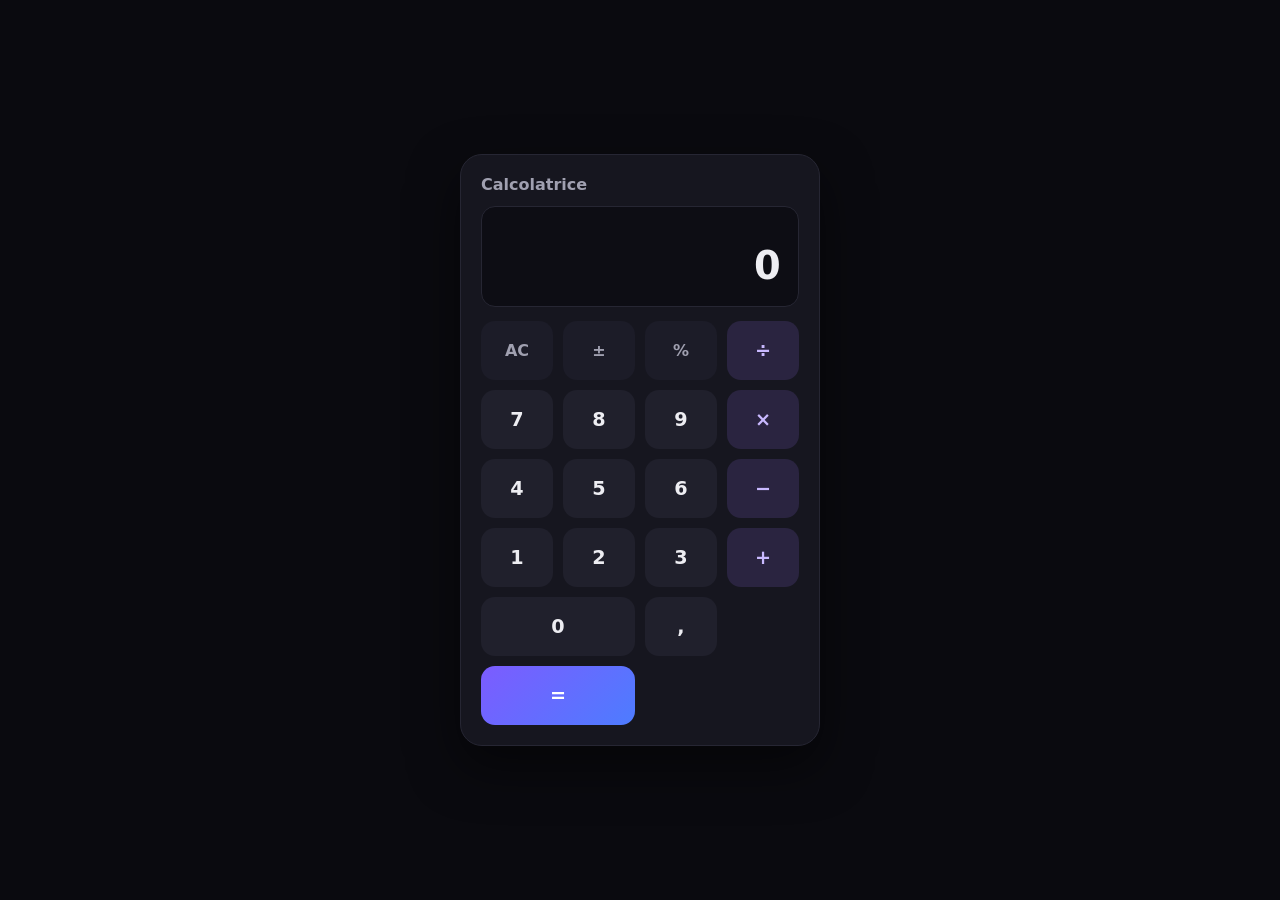
<file: templates/calculator/index.html>
<!DOCTYPE html>
<html lang="it">
<head>
<meta charset="UTF-8">
<meta name="viewport" content="width=device-width, initial-scale=1.0">
<meta name="theme-color" content="#7c5cff">
<title>Calcolatrice</title>
<link rel="icon" href="data:image/svg+xml,%3Csvg xmlns='http://www.w3.org/2000/svg' viewBox='0 0 64 64'%3E%3Crect width='64' height='64' rx='14' fill='%237c5cff'/%3E%3Ctext x='32' y='44' font-size='34' font-weight='700' fill='white' text-anchor='middle' font-family='system-ui'%3E🧮%3C/text%3E%3C/svg%3E">
<style>
  :root { color-scheme: dark; --bg:#0a0a0f; --pan:#16161f; --bordo:#262633; --txt:#ededf2; --soft:#a0a0b0; --acc:#7c5cff; }
  * { box-sizing: border-box; margin: 0; }
  body { font-family: system-ui, sans-serif; background: var(--bg); color: var(--txt);
    min-height: 100dvh; display: grid; place-items: center; padding: 16px; }
  .calc { width: min(360px, 100%); background: var(--pan); border: 1px solid var(--bordo);
    border-radius: 22px; padding: 20px; box-shadow: 0 20px 50px rgba(0,0,0,.5); }
  h1 { font-size: 1rem; color: var(--soft); font-weight: 600; margin-bottom: 12px; }
  .display { background: #0d0d14; border: 1px solid var(--bordo); border-radius: 14px;
    padding: 18px; text-align: right; margin-bottom: 14px; }
  .operazione { color: var(--soft); font-size: .9rem; min-height: 1.2em; overflow: hidden; }
  .risultato { font-size: 2.4rem; font-weight: 700; letter-spacing: -.02em; overflow-x: auto; }
  .tasti { display: grid; grid-template-columns: repeat(4, 1fr); gap: 10px; }
  button { font: inherit; cursor: pointer; border: none; border-radius: 14px; padding: 18px 0;
    font-size: 1.2rem; font-weight: 600; color: var(--txt); background: #20202c;
    transition: transform .08s, filter .15s; }
  button:hover { filter: brightness(1.2); }
  button:active { transform: scale(.95); }
  button:focus-visible { outline: 2px solid var(--acc); outline-offset: 2px; }
  .op { background: #2a2440; color: #c9b9ff; }
  .uguale { background: linear-gradient(135deg,#7c5cff,#4d7cff); color: #fff; grid-column: span 2; }
  .funz { background: #1c1c28; color: var(--soft); font-size: 1rem; }
</style>
</head>
<body>
  <main class="calc">
    <h1>Calcolatrice</h1>
    <div class="display">
      <div class="operazione" id="operazione" aria-hidden="true"></div>
      <output class="risultato" id="risultato" aria-live="polite">0</output>
    </div>
    <div class="tasti">
      <button class="funz" data-azione="clear">AC</button>
      <button class="funz" data-azione="segno">±</button>
      <button class="funz" data-azione="percento">%</button>
      <button class="op" data-op="/">÷</button>

      <button data-num="7">7</button>
      <button data-num="8">8</button>
      <button data-num="9">9</button>
      <button class="op" data-op="*">×</button>

      <button data-num="4">4</button>
      <button data-num="5">5</button>
      <button data-num="6">6</button>
      <button class="op" data-op="-">−</button>

      <button data-num="1">1</button>
      <button data-num="2">2</button>
      <button data-num="3">3</button>
      <button class="op" data-op="+">+</button>

      <button data-num="0" style="grid-column: span 2">0</button>
      <button data-num=".">,</button>
      <button class="uguale" data-azione="uguale">=</button>
    </div>
  </main>

<script>
  // Stato della calcolatrice.
  let corrente = '0', precedente = null, operatore = null, azzeraAllaCifra = false;
  const elRis = document.getElementById('risultato');
  const elOp = document.getElementById('operazione');

  const formatta = (n) => {
    const num = Number(n);
    if (!isFinite(num)) return 'Errore';
    return num.toLocaleString('it-IT', { maximumFractionDigits: 8 });
  };
  const aggiorna = () => {
    elRis.textContent = corrente === '' ? '0' : formatta(corrente.replace(',', '.')) ;
    elOp.textContent = precedente !== null ? `${formatta(precedente)} ${simbolo(operatore)}` : '';
  };
  const simbolo = (o) => ({ '+':'+','-':'−','*':'×','/':'÷' })[o] || '';

  function inserisciCifra(c) {
    if (azzeraAllaCifra) { corrente = ''; azzeraAllaCifra = false; }
    if (c === '.' && corrente.includes('.')) return;
    if (corrente === '0' && c !== '.') corrente = '';
    corrente += c;
    aggiorna();
  }
  function calcola() {
    const a = parseFloat(precedente), b = parseFloat(corrente.replace(',', '.'));
    let r = b;
    if (operatore === '+') r = a + b;
    if (operatore === '-') r = a - b;
    if (operatore === '*') r = a * b;
    if (operatore === '/') r = b === 0 ? NaN : a / b;
    return r;
  }
  function impostaOperatore(op) {
    if (operatore && !azzeraAllaCifra) { precedente = calcola(); }
    else { precedente = parseFloat(corrente.replace(',', '.')); }
    operatore = op; azzeraAllaCifra = true; aggiorna();
  }

  document.querySelector('.tasti').addEventListener('click', (e) => {
    const b = e.target.closest('button'); if (!b) return;
    if (b.dataset.num !== undefined) return inserisciCifra(b.dataset.num);
    if (b.dataset.op) return impostaOperatore(b.dataset.op);
    const az = b.dataset.azione;
    if (az === 'clear') { corrente = '0'; precedente = null; operatore = null; }
    if (az === 'segno') { corrente = String(parseFloat(corrente.replace(',', '.')) * -1); }
    if (az === 'percento') { corrente = String(parseFloat(corrente.replace(',', '.')) / 100); }
    if (az === 'uguale' && operatore !== null) {
      corrente = String(calcola()); precedente = null; operatore = null; azzeraAllaCifra = true;
    }
    aggiorna();
  });

  // Supporto tastiera.
  window.addEventListener('keydown', (e) => {
    if (/[0-9]/.test(e.key)) inserisciCifra(e.key);
    else if (e.key === '.' || e.key === ',') inserisciCifra('.');
    else if (['+','-','*','/'].includes(e.key)) impostaOperatore(e.key);
    else if (e.key === 'Enter' || e.key === '=') { if (operatore) { corrente = String(calcola()); precedente = null; operatore = null; azzeraAllaCifra = true; aggiorna(); } }
    else if (e.key === 'Escape') { corrente = '0'; precedente = null; operatore = null; aggiorna(); }
    else if (e.key === 'Backspace') { corrente = corrente.slice(0, -1) || '0'; aggiorna(); }
  });

  aggiorna();
</script>
</body>
</html>
</file>
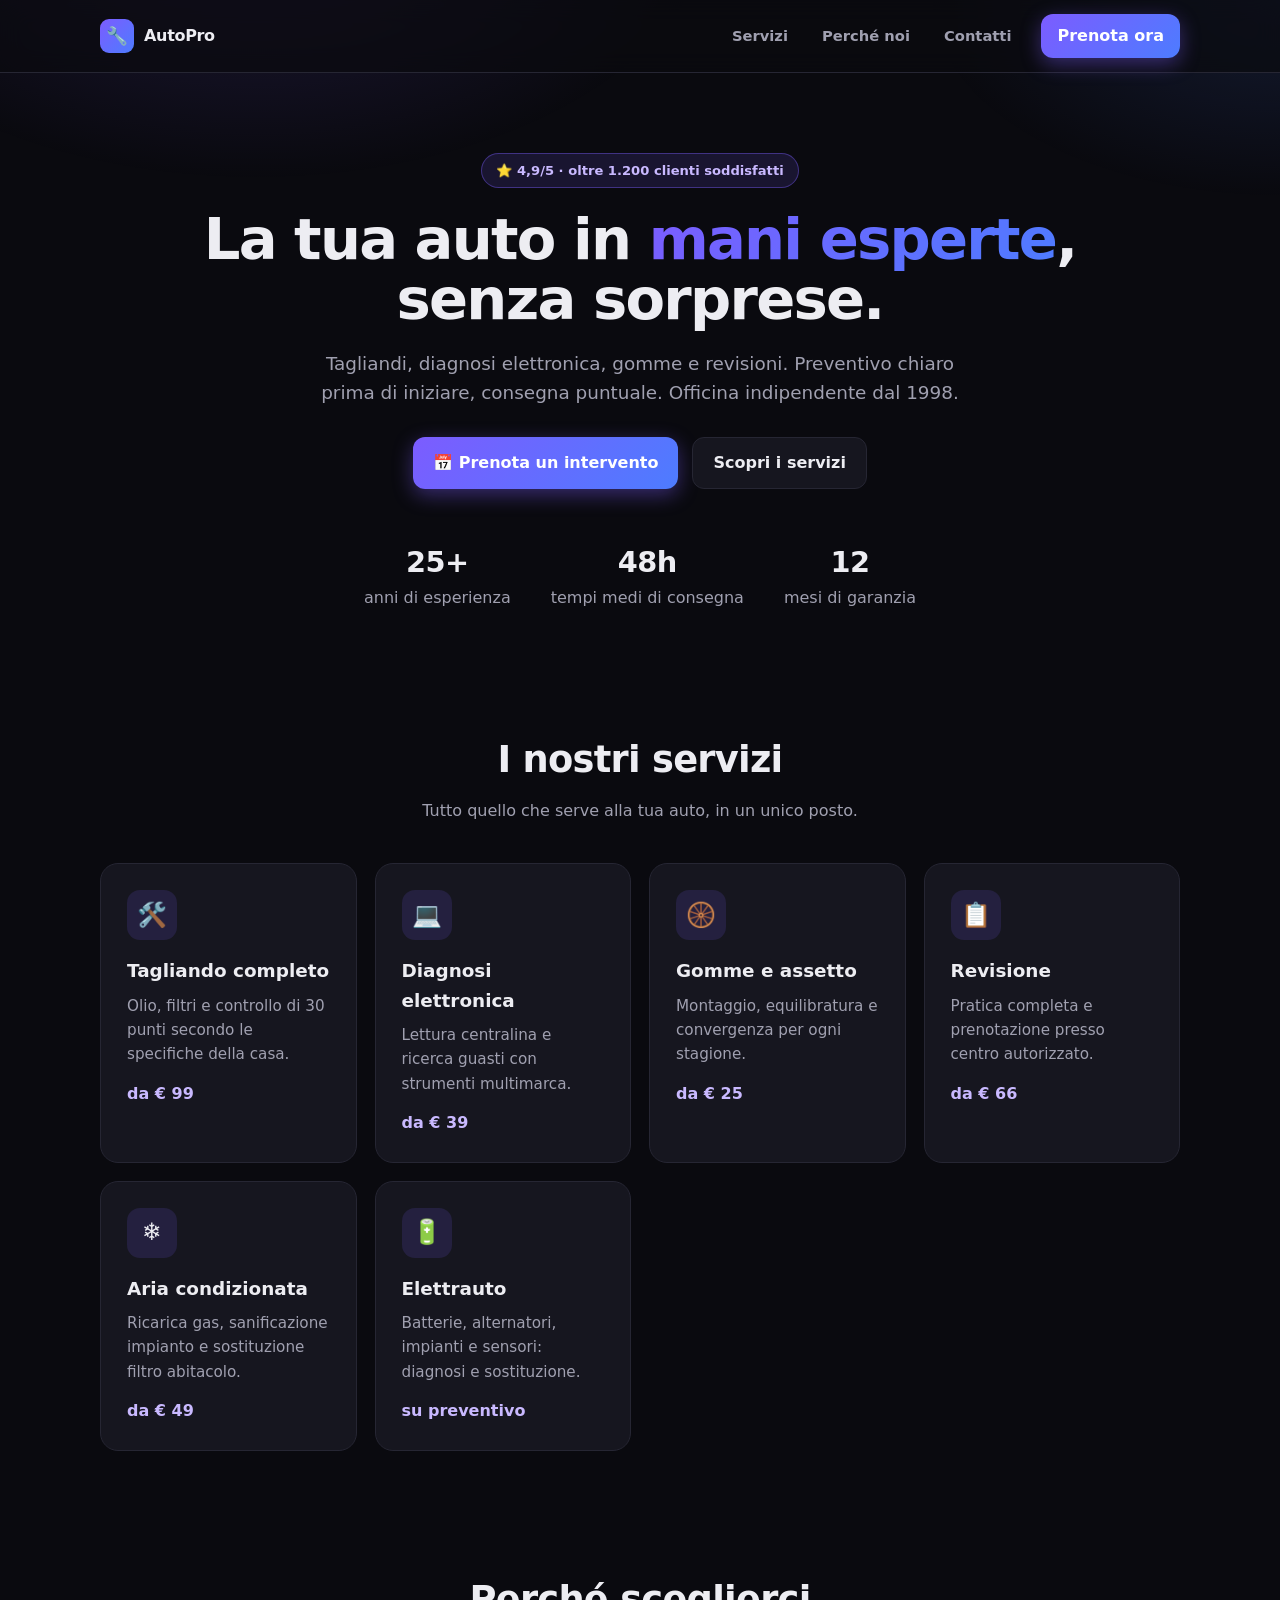
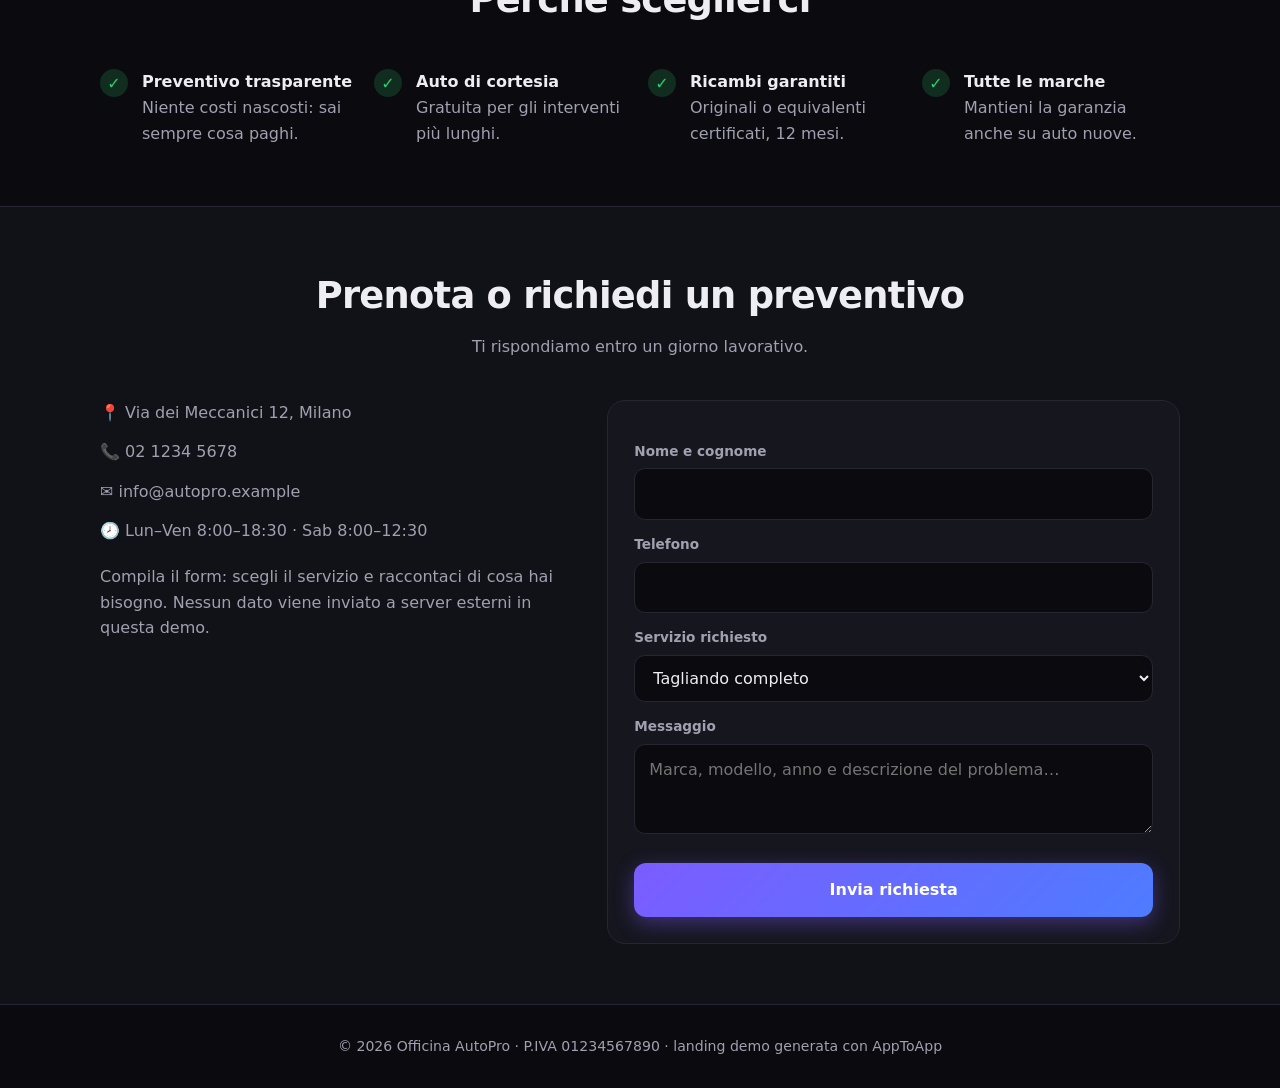
<file: templates/landing-page/index.html>
<!DOCTYPE html>
<html lang="it">
<head>
<meta charset="UTF-8">
<meta name="viewport" content="width=device-width, initial-scale=1.0">
<meta name="description" content="Officina AutoPro: tagliandi, diagnosi elettronica, gomme e revisioni. Prenota online.">
<meta name="theme-color" content="#7c5cff">
<title>Officina AutoPro · meccanica di fiducia</title>
<link rel="icon" href="data:image/svg+xml,%3Csvg xmlns='http://www.w3.org/2000/svg' viewBox='0 0 64 64'%3E%3Crect width='64' height='64' rx='14' fill='%237c5cff'/%3E%3Ctext x='32' y='44' font-size='34' font-weight='700' fill='white' text-anchor='middle' font-family='system-ui'%3E🔧%3C/text%3E%3C/svg%3E">
<style>
  :root { color-scheme: dark; --bg:#0a0a0f; --bg2:#111118; --pan:#16161f; --bordo:#262633;
    --txt:#ededf2; --soft:#a0a0b0; --acc:#7c5cff; --acc2:#4d7cff; --ok:#2ecc71;
    --grad:linear-gradient(135deg,#7c5cff,#4d7cff); }
  * { box-sizing: border-box; margin: 0; }
  html { scroll-behavior: smooth; }
  body { font-family: system-ui, -apple-system, sans-serif; background: var(--bg); color: var(--txt); line-height: 1.6; }
  body::before { content:""; position: fixed; inset: 0; z-index:-1; pointer-events:none;
    background: radial-gradient(60vw 50vh at 20% -10%, rgba(124,92,255,.18), transparent 60%),
                radial-gradient(50vw 40vh at 100% 0, rgba(77,124,255,.14), transparent 55%); }
  a { color: inherit; text-decoration: none; }
  img, svg { display: block; max-width: 100%; }
  :focus-visible { outline: 2px solid var(--acc); outline-offset: 3px; border-radius: 6px; }
  .wrap { width: min(1080px, 92%); margin: 0 auto; }

  /* Nav */
  header.nav { position: sticky; top: 0; z-index: 20; backdrop-filter: blur(12px);
    background: rgba(10,10,15,.7); border-bottom: 1px solid var(--bordo); }
  .nav .wrap { display: flex; align-items: center; gap: 16px; padding: 14px 0; }
  .logo { display: flex; align-items: center; gap: 10px; font-weight: 800; letter-spacing: -.02em; }
  .logo .b { width: 34px; height: 34px; border-radius: 9px; background: var(--grad);
    display: grid; place-items: center; font-size: 1.1rem; }
  nav.menu { margin-left: auto; display: flex; gap: 6px; }
  nav.menu a { padding: 8px 14px; border-radius: 9px; color: var(--soft); font-weight: 600; font-size: .92rem; }
  nav.menu a:hover { color: var(--txt); background: var(--pan); }
  .btn { display: inline-flex; align-items: center; gap: 8px; border: 1px solid var(--bordo);
    background: var(--pan); color: var(--txt); padding: 12px 20px; border-radius: 12px;
    font-weight: 700; cursor: pointer; font: inherit; font-weight: 700; transition: .15s; }
  .btn:hover { transform: translateY(-1px); border-color: var(--acc); }
  .btn-primario { background: var(--grad); border: none; color: #fff; box-shadow: 0 6px 20px rgba(124,92,255,.4); }
  .nav .btn { padding: 9px 16px; }

  /* Hero */
  .hero { padding: 80px 0 60px; text-align: center; }
  .pill { display: inline-flex; gap: 8px; align-items: center; font-size: .82rem; font-weight: 700;
    padding: 6px 14px; border-radius: 999px; background: rgba(124,92,255,.14);
    border: 1px solid rgba(124,92,255,.4); color: #c9b9ff; margin-bottom: 22px; }
  .hero h1 { font-size: clamp(2.2rem, 6vw, 3.6rem); font-weight: 800; letter-spacing: -.03em; line-height: 1.05; }
  .hero h1 .g { background: var(--grad); -webkit-background-clip: text; background-clip: text; -webkit-text-fill-color: transparent; }
  .hero p { color: var(--soft); font-size: 1.15rem; max-width: 56ch; margin: 18px auto 30px; }
  .hero .cta { display: flex; gap: 14px; justify-content: center; flex-wrap: wrap; }
  .stat-bar { display: flex; gap: 40px; justify-content: center; flex-wrap: wrap; margin-top: 50px; color: var(--soft); }
  .stat-bar b { display: block; font-size: 1.8rem; color: var(--txt); font-weight: 800; letter-spacing: -.02em; }

  /* Sezioni */
  section { padding: 60px 0; }
  .titolo-sez { text-align: center; margin-bottom: 40px; }
  .titolo-sez h2 { font-size: clamp(1.6rem, 4vw, 2.3rem); font-weight: 800; letter-spacing: -.02em; }
  .titolo-sez p { color: var(--soft); margin-top: 8px; }

  .servizi { display: grid; gap: 18px; grid-template-columns: repeat(auto-fit, minmax(240px, 1fr)); }
  .card { background: var(--pan); border: 1px solid var(--bordo); border-radius: 18px; padding: 26px; transition: .2s; }
  .card:hover { transform: translateY(-4px); border-color: var(--acc); }
  .card .ico { width: 50px; height: 50px; border-radius: 13px; background: rgba(124,92,255,.14);
    display: grid; place-items: center; font-size: 1.5rem; margin-bottom: 16px; }
  .card h3 { font-size: 1.15rem; margin-bottom: 8px; }
  .card p { color: var(--soft); font-size: .95rem; }
  .card .prezzo { margin-top: 14px; font-weight: 800; color: #c9b9ff; }

  .vantaggi { display: grid; gap: 16px; grid-template-columns: repeat(auto-fit, minmax(220px, 1fr)); }
  .vantaggio { display: flex; gap: 14px; align-items: flex-start; }
  .vantaggio .v { flex-shrink: 0; width: 28px; height: 28px; border-radius: 50%; background: rgba(46,204,113,.18);
    color: var(--ok); display: grid; place-items: center; font-weight: 800; }

  /* Form contatti */
  .contatti { background: var(--bg2); border-top: 1px solid var(--bordo); border-bottom: 1px solid var(--bordo); }
  .form-grid { display: grid; gap: 30px; grid-template-columns: 1fr; }
  @media (min-width: 820px) { .form-grid { grid-template-columns: 1fr 1.2fr; align-items: start; } }
  .info-contatto p { color: var(--soft); margin-bottom: 14px; display: flex; gap: 10px; align-items: center; }
  form { background: var(--pan); border: 1px solid var(--bordo); border-radius: 18px; padding: 26px; }
  label { display: block; font-size: .85rem; font-weight: 600; color: var(--soft); margin: 14px 0 6px; }
  input, textarea, select { width: 100%; background: var(--bg); border: 1px solid var(--bordo);
    border-radius: 11px; color: var(--txt); padding: 12px 14px; font: inherit; }
  input:focus, textarea:focus, select:focus { outline: none; border-color: var(--acc); box-shadow: 0 0 0 3px rgba(124,92,255,.2); }
  textarea { resize: vertical; min-height: 90px; }
  form .btn-primario { width: 100%; justify-content: center; margin-top: 22px; padding: 14px; }
  .esito { margin-top: 16px; padding: 14px; border-radius: 11px; background: rgba(46,204,113,.12);
    border: 1px solid rgba(46,204,113,.4); color: #b8f0ce; font-size: .92rem; display: none; }
  .esito.mostra { display: block; }

  footer.pie { padding: 30px 0; text-align: center; color: var(--soft); font-size: .88rem; }
</style>
</head>
<body>

  <header class="nav">
    <div class="wrap">
      <a class="logo" href="#top"><span class="b">🔧</span> AutoPro</a>
      <nav class="menu" aria-label="Sezioni">
        <a href="#servizi">Servizi</a>
        <a href="#perche">Perché noi</a>
        <a href="#contatti">Contatti</a>
      </nav>
      <a class="btn btn-primario" href="#contatti">Prenota ora</a>
    </div>
  </header>

  <main id="top">
    <!-- HERO -->
    <section class="hero">
      <div class="wrap">
        <span class="pill">⭐ 4,9/5 · oltre 1.200 clienti soddisfatti</span>
        <h1>La tua auto in <span class="g">mani esperte</span>,<br>senza sorprese.</h1>
        <p>Tagliandi, diagnosi elettronica, gomme e revisioni. Preventivo chiaro prima di iniziare, consegna puntuale. Officina indipendente dal 1998.</p>
        <div class="cta">
          <a class="btn btn-primario" href="#contatti">📅 Prenota un intervento</a>
          <a class="btn" href="#servizi">Scopri i servizi</a>
        </div>
        <div class="stat-bar">
          <div><b>25+</b> anni di esperienza</div>
          <div><b>48h</b> tempi medi di consegna</div>
          <div><b>12</b> mesi di garanzia</div>
        </div>
      </div>
    </section>

    <!-- SERVIZI -->
    <section id="servizi">
      <div class="wrap">
        <div class="titolo-sez">
          <h2>I nostri servizi</h2>
          <p>Tutto quello che serve alla tua auto, in un unico posto.</p>
        </div>
        <div class="servizi">
          <article class="card"><div class="ico" aria-hidden="true">🛠️</div><h3>Tagliando completo</h3><p>Olio, filtri e controllo di 30 punti secondo le specifiche della casa.</p><div class="prezzo">da € 99</div></article>
          <article class="card"><div class="ico" aria-hidden="true">💻</div><h3>Diagnosi elettronica</h3><p>Lettura centralina e ricerca guasti con strumenti multimarca.</p><div class="prezzo">da € 39</div></article>
          <article class="card"><div class="ico" aria-hidden="true">🛞</div><h3>Gomme e assetto</h3><p>Montaggio, equilibratura e convergenza per ogni stagione.</p><div class="prezzo">da € 25</div></article>
          <article class="card"><div class="ico" aria-hidden="true">📋</div><h3>Revisione</h3><p>Pratica completa e prenotazione presso centro autorizzato.</p><div class="prezzo">da € 66</div></article>
          <article class="card"><div class="ico" aria-hidden="true">❄️</div><h3>Aria condizionata</h3><p>Ricarica gas, sanificazione impianto e sostituzione filtro abitacolo.</p><div class="prezzo">da € 49</div></article>
          <article class="card"><div class="ico" aria-hidden="true">🔋</div><h3>Elettrauto</h3><p>Batterie, alternatori, impianti e sensori: diagnosi e sostituzione.</p><div class="prezzo">su preventivo</div></article>
        </div>
      </div>
    </section>

    <!-- PERCHÉ NOI -->
    <section id="perche">
      <div class="wrap">
        <div class="titolo-sez"><h2>Perché sceglierci</h2></div>
        <div class="vantaggi">
          <div class="vantaggio"><span class="v">✓</span><div><strong>Preventivo trasparente</strong><br><span style="color:var(--soft)">Niente costi nascosti: sai sempre cosa paghi.</span></div></div>
          <div class="vantaggio"><span class="v">✓</span><div><strong>Auto di cortesia</strong><br><span style="color:var(--soft)">Gratuita per gli interventi più lunghi.</span></div></div>
          <div class="vantaggio"><span class="v">✓</span><div><strong>Ricambi garantiti</strong><br><span style="color:var(--soft)">Originali o equivalenti certificati, 12 mesi.</span></div></div>
          <div class="vantaggio"><span class="v">✓</span><div><strong>Tutte le marche</strong><br><span style="color:var(--soft)">Mantieni la garanzia anche su auto nuove.</span></div></div>
        </div>
      </div>
    </section>

    <!-- CONTATTI -->
    <section id="contatti" class="contatti">
      <div class="wrap">
        <div class="titolo-sez"><h2>Prenota o richiedi un preventivo</h2><p>Ti rispondiamo entro un giorno lavorativo.</p></div>
        <div class="form-grid">
          <div class="info-contatto">
            <p>📍 Via dei Meccanici 12, Milano</p>
            <p>📞 02 1234 5678</p>
            <p>✉️ info@autopro.example</p>
            <p>🕗 Lun–Ven 8:00–18:30 · Sab 8:00–12:30</p>
            <p style="margin-top:20px;color:var(--soft)">Compila il form: scegli il servizio e raccontaci di cosa hai bisogno. Nessun dato viene inviato a server esterni in questa demo.</p>
          </div>
          <form id="form" novalidate>
            <label for="nome">Nome e cognome</label>
            <input type="text" id="nome" name="nome" required autocomplete="name">
            <label for="tel">Telefono</label>
            <input type="tel" id="tel" name="tel" required autocomplete="tel" inputmode="tel">
            <label for="servizio">Servizio richiesto</label>
            <select id="servizio" name="servizio">
              <option>Tagliando completo</option>
              <option>Diagnosi elettronica</option>
              <option>Gomme e assetto</option>
              <option>Revisione</option>
              <option>Aria condizionata</option>
              <option>Altro</option>
            </select>
            <label for="msg">Messaggio</label>
            <textarea id="msg" name="msg" placeholder="Marca, modello, anno e descrizione del problema…"></textarea>
            <button type="submit" class="btn btn-primario">Invia richiesta</button>
            <div class="esito" id="esito" role="status" aria-live="polite"></div>
          </form>
        </div>
      </div>
    </section>
  </main>

  <footer class="pie">
    <div class="wrap">© 2026 Officina AutoPro · P.IVA 01234567890 · landing demo generata con AppToApp</div>
  </footer>

<script>
  // Gestione form (solo lato client, nessun invio a server).
  const form = document.getElementById('form');
  const esito = document.getElementById('esito');
  form.addEventListener('submit', (e) => {
    e.preventDefault();
    const nome = form.nome.value.trim();
    const tel = form.tel.value.trim();
    if (!nome || !tel) {
      esito.textContent = '⚠️ Inserisci almeno nome e telefono.';
      esito.style.background = 'rgba(245,166,35,.12)';
      esito.style.borderColor = 'rgba(245,166,35,.4)';
      esito.style.color = '#ffe0a8';
      esito.classList.add('mostra');
      return;
    }
    esito.style.background = ''; esito.style.borderColor = ''; esito.style.color = '';
    esito.textContent = `✅ Grazie ${nome}! Richiesta ricevuta per "${form.servizio.value}". Ti chiamiamo allo ${tel} entro un giorno lavorativo.`;
    esito.classList.add('mostra');
    form.reset();
  });
</script>
</body>
</html>
</file>
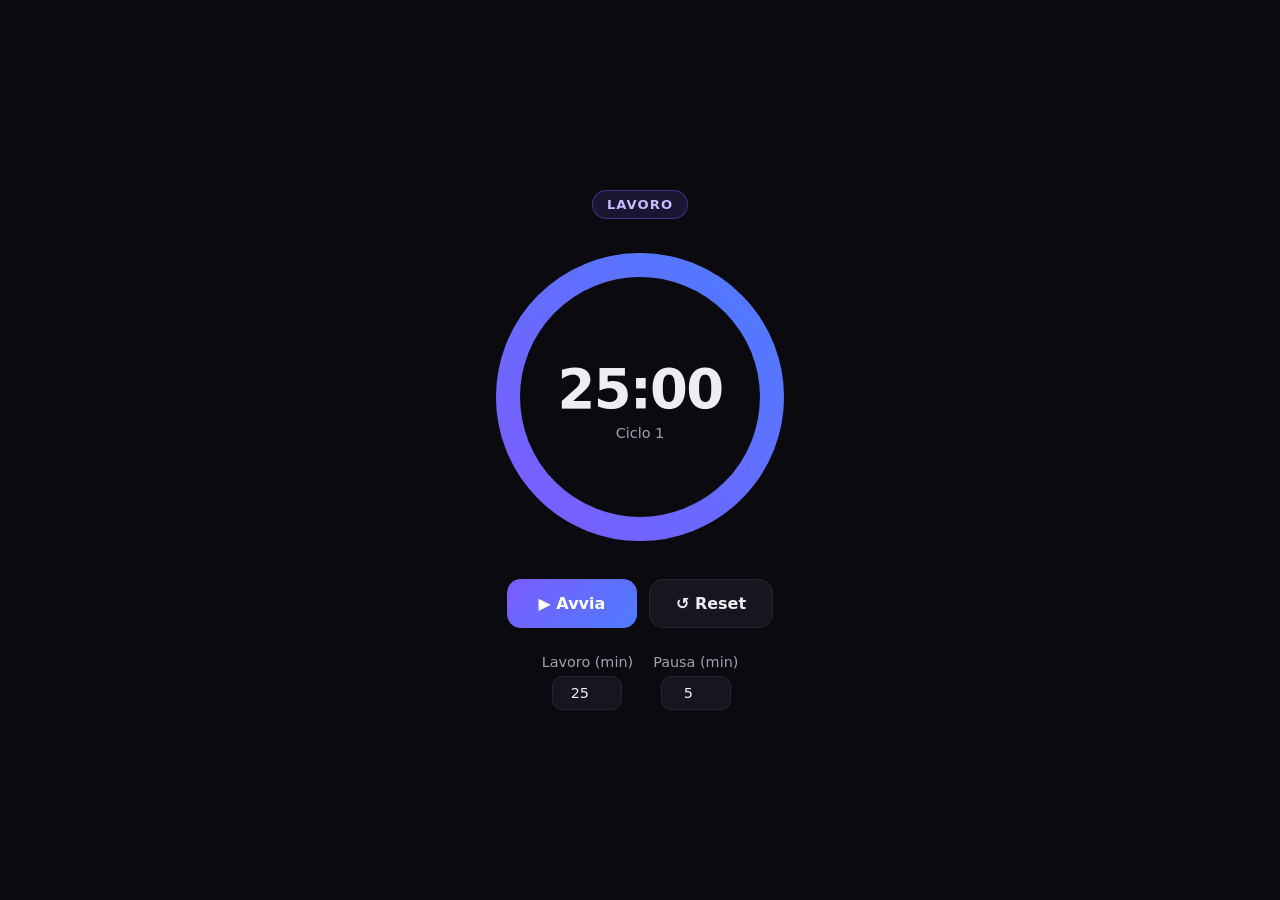
<file: templates/pomodoro-timer/index.html>
<!DOCTYPE html>
<html lang="it">
<head>
<meta charset="UTF-8">
<meta name="viewport" content="width=device-width, initial-scale=1.0">
<meta name="theme-color" content="#7c5cff">
<title>Timer Pomodoro</title>
<link rel="icon" href="data:image/svg+xml,%3Csvg xmlns='http://www.w3.org/2000/svg' viewBox='0 0 64 64'%3E%3Crect width='64' height='64' rx='14' fill='%237c5cff'/%3E%3Ctext x='32' y='44' font-size='34' font-weight='700' fill='white' text-anchor='middle' font-family='system-ui'%3E🍅%3C/text%3E%3C/svg%3E">
<style>
  :root { color-scheme: dark; --bg:#0a0a0f; --pan:#16161f; --bordo:#262633; --txt:#ededf2; --soft:#a0a0b0; --acc:#7c5cff; --acc2:#4d7cff; }
  * { box-sizing: border-box; margin: 0; }
  body { font-family: system-ui, sans-serif; background: var(--bg); color: var(--txt);
    min-height: 100dvh; display: grid; place-items: center; padding: 16px; transition: background .4s; }
  body.pausa { background: #0a0f0d; }
  .timer { width: min(420px, 100%); text-align: center; }
  .fase { display: inline-block; font-size: .82rem; font-weight: 700; letter-spacing: .08em; text-transform: uppercase;
    padding: 6px 14px; border-radius: 999px; background: rgba(124,92,255,.15); color: #c9b9ff; border: 1px solid rgba(124,92,255,.4); }
  body.pausa .fase { background: rgba(46,204,113,.15); color: #7ee2a8; border-color: rgba(46,204,113,.4); }
  .anello { position: relative; width: min(300px, 80vw); aspect-ratio: 1; margin: 28px auto; }
  svg { width: 100%; height: 100%; transform: rotate(-90deg); }
  .traccia { fill: none; stroke: var(--bordo); stroke-width: 8; }
  .prog { fill: none; stroke: url(#grad); stroke-width: 8; stroke-linecap: round; transition: stroke-dashoffset 1s linear; }
  .tempo { position: absolute; inset: 0; display: grid; place-content: center; }
  .tempo .mmss { font-size: 3.4rem; font-weight: 800; letter-spacing: -.03em; font-variant-numeric: tabular-nums; }
  .tempo .cicli { color: var(--soft); font-size: .9rem; margin-top: 4px; }
  .comandi { display: flex; gap: 12px; justify-content: center; margin-top: 8px; }
  button { font: inherit; cursor: pointer; border-radius: 14px; padding: 14px 26px; font-weight: 700;
    border: 1px solid var(--bordo); background: var(--pan); color: var(--txt); transition: .15s; }
  button:hover { filter: brightness(1.2); }
  button:focus-visible { outline: 2px solid var(--acc); outline-offset: 2px; }
  .vai { background: linear-gradient(135deg,var(--acc),var(--acc2)); border: none; color: #fff; min-width: 130px; }
  .impostazioni { display: flex; gap: 20px; justify-content: center; margin-top: 26px; color: var(--soft); font-size: .9rem; }
  .impostazioni label { display: flex; flex-direction: column; gap: 6px; align-items: center; }
  .impostazioni input { width: 70px; text-align: center; background: var(--pan); border: 1px solid var(--bordo);
    border-radius: 10px; color: var(--txt); padding: 8px; font: inherit; }
</style>
</head>
<body>
  <main class="timer">
    <span class="fase" id="fase">Lavoro</span>
    <div class="anello">
      <svg viewBox="0 0 100 100" aria-hidden="true">
        <defs><linearGradient id="grad" x1="0" y1="0" x2="1" y2="1">
          <stop offset="0" stop-color="#7c5cff"/><stop offset="1" stop-color="#4d7cff"/>
        </linearGradient></defs>
        <circle class="traccia" cx="50" cy="50" r="44"/>
        <circle class="prog" id="prog" cx="50" cy="50" r="44" pathLength="100" stroke-dasharray="100" stroke-dashoffset="0"/>
      </svg>
      <div class="tempo">
        <div class="mmss" id="mmss" aria-live="polite">25:00</div>
        <div class="cicli" id="cicli">Ciclo 1</div>
      </div>
    </div>
    <div class="comandi">
      <button class="vai" id="avvia">▶ Avvia</button>
      <button id="reset">↺ Reset</button>
    </div>
    <div class="impostazioni">
      <label>Lavoro (min)<input type="number" id="minLavoro" min="1" max="90" value="25"></label>
      <label>Pausa (min)<input type="number" id="minPausa" min="1" max="30" value="5"></label>
    </div>
  </main>

<script>
  let durata = 25 * 60, restante = durata, intervallo = null, inPausa = false, ciclo = 1, attivo = false;
  const elMmss = document.getElementById('mmss');
  const elCicli = document.getElementById('cicli');
  const elFase = document.getElementById('fase');
  const elProg = document.getElementById('prog');
  const elAvvia = document.getElementById('avvia');

  const minLavoro = document.getElementById('minLavoro');
  const minPausa = document.getElementById('minPausa');

  function formatta(s) {
    const m = Math.floor(s / 60), sec = s % 60;
    return `${String(m).padStart(2,'0')}:${String(sec).padStart(2,'0')}`;
  }
  function disegna() {
    elMmss.textContent = formatta(restante);
    elProg.style.strokeDashoffset = 100 - (restante / durata) * 100;
    elCicli.textContent = `Ciclo ${ciclo}`;
    elFase.textContent = inPausa ? 'Pausa' : 'Lavoro';
    document.body.classList.toggle('pausa', inPausa);
    document.title = `${formatta(restante)} · ${inPausa ? 'Pausa' : 'Lavoro'}`;
  }
  function tick() {
    if (restante > 0) { restante--; disegna(); return; }
    suona();
    // Passa alla fase successiva.
    if (inPausa) { ciclo++; inPausa = false; durata = (+minLavoro.value || 25) * 60; }
    else { inPausa = true; durata = (+minPausa.value || 5) * 60; }
    restante = durata; disegna();
  }
  function avviaPausaToggle() {
    if (attivo) { clearInterval(intervallo); attivo = false; elAvvia.textContent = '▶ Riprendi'; }
    else { sblocca(); intervallo = setInterval(tick, 1000); attivo = true; elAvvia.textContent = '⏸ Pausa'; }
  }
  function reset() {
    clearInterval(intervallo); attivo = false; inPausa = false; ciclo = 1;
    durata = (+minLavoro.value || 25) * 60; restante = durata;
    elAvvia.textContent = '▶ Avvia'; disegna();
  }

  // --- Suono di fine sessione (Web Audio, nessun file esterno) ---
  let audioCtx = null;
  function sblocca() { if (!audioCtx) { try { audioCtx = new (window.AudioContext || window.webkitAudioContext)(); } catch {} } }
  function suona() {
    if (!audioCtx) return;
    [0, 0.18, 0.36].forEach((t) => {
      const o = audioCtx.createOscillator(), g = audioCtx.createGain();
      o.type = 'sine'; o.frequency.value = inPausa ? 660 : 880;
      o.connect(g); g.connect(audioCtx.destination);
      const ora = audioCtx.currentTime + t;
      g.gain.setValueAtTime(0.0001, ora);
      g.gain.exponentialRampToValueAtTime(0.3, ora + 0.02);
      g.gain.exponentialRampToValueAtTime(0.0001, ora + 0.15);
      o.start(ora); o.stop(ora + 0.16);
    });
    if (navigator.vibrate) navigator.vibrate([120, 60, 120]);
  }

  elAvvia.addEventListener('click', avviaPausaToggle);
  document.getElementById('reset').addEventListener('click', reset);
  minLavoro.addEventListener('change', () => { if (!attivo && !inPausa) reset(); });
  minPausa.addEventListener('change', () => { if (!attivo && inPausa) reset(); });

  disegna();
</script>
</body>
</html>
</file>
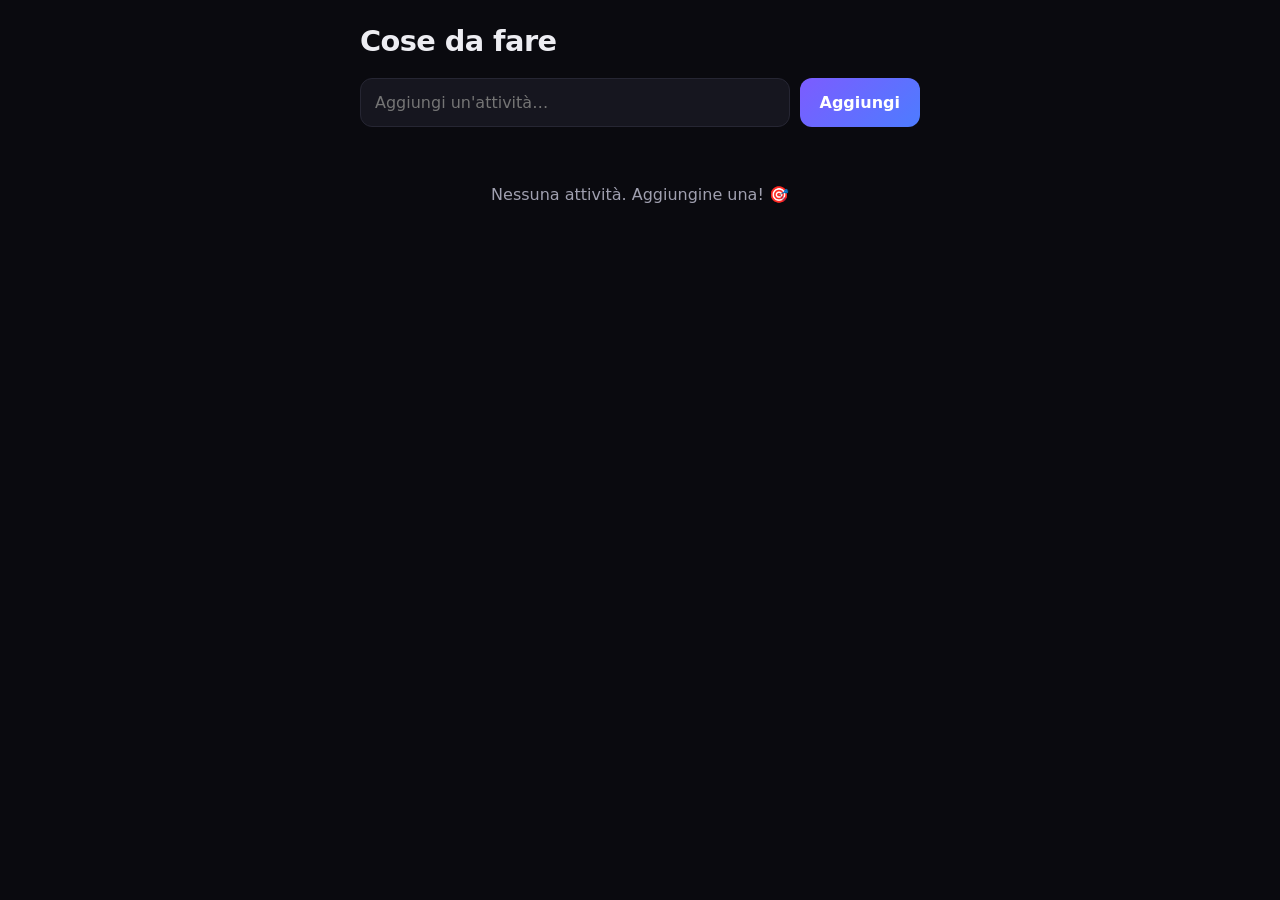
<file: templates/todo/index.html>
<!DOCTYPE html>
<html lang="it">
<head>
<meta charset="UTF-8">
<meta name="viewport" content="width=device-width, initial-scale=1.0">
<meta name="theme-color" content="#7c5cff">
<title>Cose da fare</title>
<link rel="icon" href="data:image/svg+xml,%3Csvg xmlns='http://www.w3.org/2000/svg' viewBox='0 0 64 64'%3E%3Crect width='64' height='64' rx='14' fill='%237c5cff'/%3E%3Ctext x='32' y='44' font-size='34' font-weight='700' fill='white' text-anchor='middle' font-family='system-ui'%3E✅%3C/text%3E%3C/svg%3E">
<style>
  :root { color-scheme: dark; --bg:#0a0a0f; --pan:#16161f; --bordo:#262633; --txt:#ededf2; --soft:#a0a0b0; --acc:#7c5cff; --ok:#2ecc71; }
  * { box-sizing: border-box; margin: 0; }
  body { font-family: system-ui, sans-serif; background: var(--bg); color: var(--txt);
    min-height: 100dvh; display: flex; justify-content: center; padding: 24px 16px; }
  .app { width: min(560px, 100%); }
  header { margin-bottom: 20px; }
  h1 { font-size: 1.8rem; letter-spacing: -.02em; }
  .conta { color: var(--soft); font-size: .9rem; margin-top: 4px; }
  form { display: flex; gap: 10px; margin-bottom: 18px; }
  input[type=text] { flex: 1; background: var(--pan); border: 1px solid var(--bordo);
    border-radius: 12px; color: var(--txt); padding: 14px; font: inherit; }
  input:focus { outline: none; border-color: var(--acc); box-shadow: 0 0 0 3px rgba(124,92,255,.2); }
  .aggiungi { background: linear-gradient(135deg,#7c5cff,#4d7cff); color: #fff; border: none;
    border-radius: 12px; padding: 0 20px; font: inherit; font-weight: 700; cursor: pointer; }
  ul { list-style: none; display: grid; gap: 8px; }
  li { display: flex; align-items: center; gap: 12px; background: var(--pan);
    border: 1px solid var(--bordo); border-radius: 12px; padding: 14px; transition: opacity .2s; }
  li.fatta .testo { text-decoration: line-through; color: var(--soft); }
  .spunta { width: 22px; height: 22px; border-radius: 7px; border: 2px solid var(--bordo);
    cursor: pointer; flex-shrink: 0; display: grid; place-items: center; background: transparent; transition: .15s; }
  .spunta[aria-pressed=true] { background: var(--ok); border-color: var(--ok); }
  .spunta svg { opacity: 0; }
  .spunta[aria-pressed=true] svg { opacity: 1; }
  .testo { flex: 1; word-break: break-word; }
  .elimina { background: none; border: none; color: var(--soft); cursor: pointer; font-size: 1.2rem;
    border-radius: 8px; padding: 4px 8px; }
  .elimina:hover { color: #ff5c6c; }
  .vuoto { text-align: center; color: var(--soft); padding: 40px 0; }
  button:focus-visible, .spunta:focus-visible { outline: 2px solid var(--acc); outline-offset: 2px; }
</style>
</head>
<body>
  <main class="app">
    <header>
      <h1>Cose da fare</h1>
      <p class="conta" id="conta" aria-live="polite"></p>
    </header>
    <form id="form">
      <input type="text" id="campo" placeholder="Aggiungi un'attività…" autocomplete="off" aria-label="Nuova attività">
      <button class="aggiungi" type="submit">Aggiungi</button>
    </form>
    <ul id="lista" aria-label="Elenco attività"></ul>
    <p class="vuoto" id="vuoto">Nessuna attività. Aggiungine una! 🎯</p>
  </main>

<script>
  const CHIAVE = 'todo:attivita';
  let attivita = caricare();
  const lista = document.getElementById('lista');
  const conta = document.getElementById('conta');
  const vuoto = document.getElementById('vuoto');

  function caricare() {
    try { return JSON.parse(localStorage.getItem(CHIAVE)) || []; } catch { return []; }
  }
  function salvare() { localStorage.setItem(CHIAVE, JSON.stringify(attivita)); }

  function disegna() {
    lista.innerHTML = '';
    attivita.forEach((a) => {
      const li = document.createElement('li');
      if (a.fatta) li.classList.add('fatta');
      li.innerHTML = `
        <button class="spunta" aria-pressed="${a.fatta}" aria-label="Segna come completata">
          <svg width="14" height="14" viewBox="0 0 24 24" fill="none" stroke="#fff" stroke-width="3"><path d="M20 6L9 17l-5-5"/></svg>
        </button>
        <span class="testo"></span>
        <button class="elimina" aria-label="Elimina attività">×</button>`;
      li.querySelector('.testo').textContent = a.testo;
      li.querySelector('.spunta').addEventListener('click', () => { a.fatta = !a.fatta; salvare(); disegna(); });
      li.querySelector('.elimina').addEventListener('click', () => { attivita = attivita.filter((x) => x !== a); salvare(); disegna(); });
      lista.appendChild(li);
    });
    const rimaste = attivita.filter((a) => !a.fatta).length;
    conta.textContent = attivita.length ? `${rimaste} da completare · ${attivita.length} totali` : '';
    vuoto.style.display = attivita.length ? 'none' : 'block';
  }

  document.getElementById('form').addEventListener('submit', (e) => {
    e.preventDefault();
    const campo = document.getElementById('campo');
    const testo = campo.value.trim();
    if (!testo) return;
    attivita.unshift({ testo, fatta: false });
    campo.value = '';
    salvare(); disegna();
  });

  disegna();
</script>
</body>
</html>
</file>
